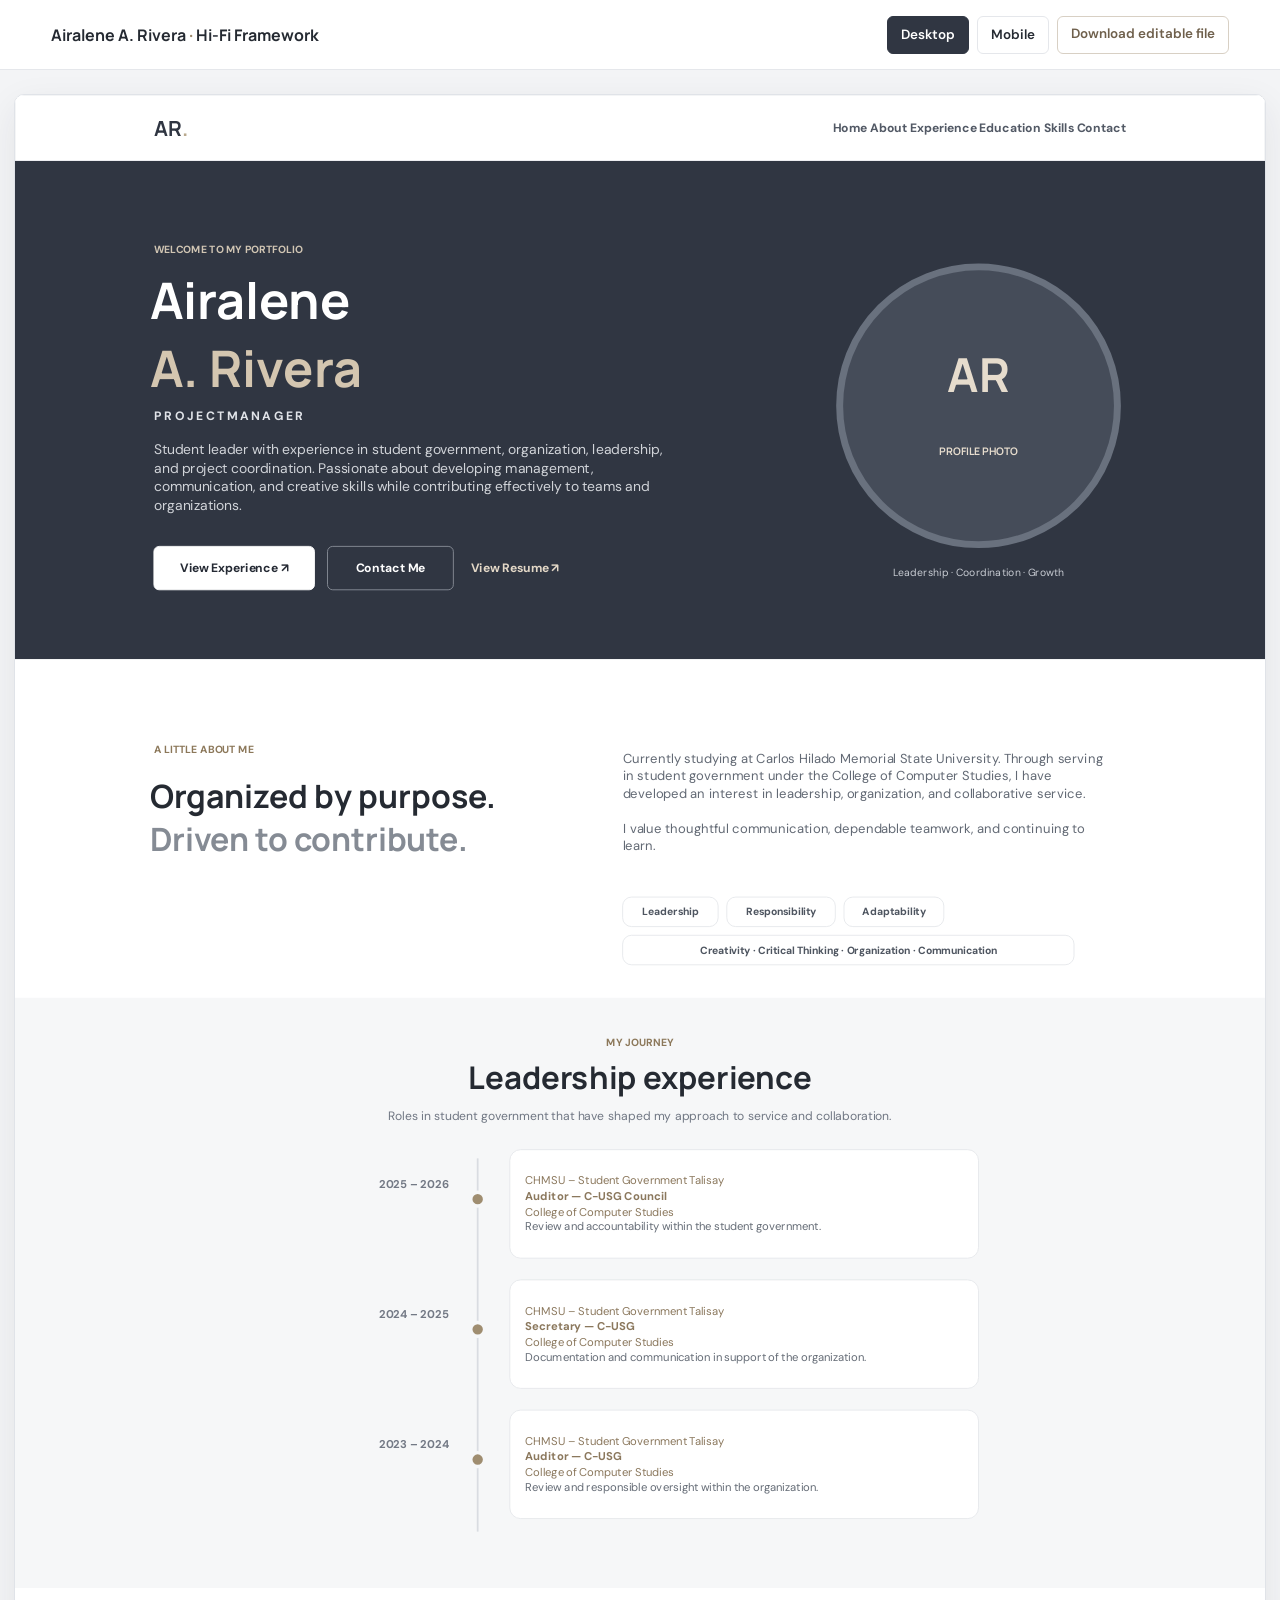
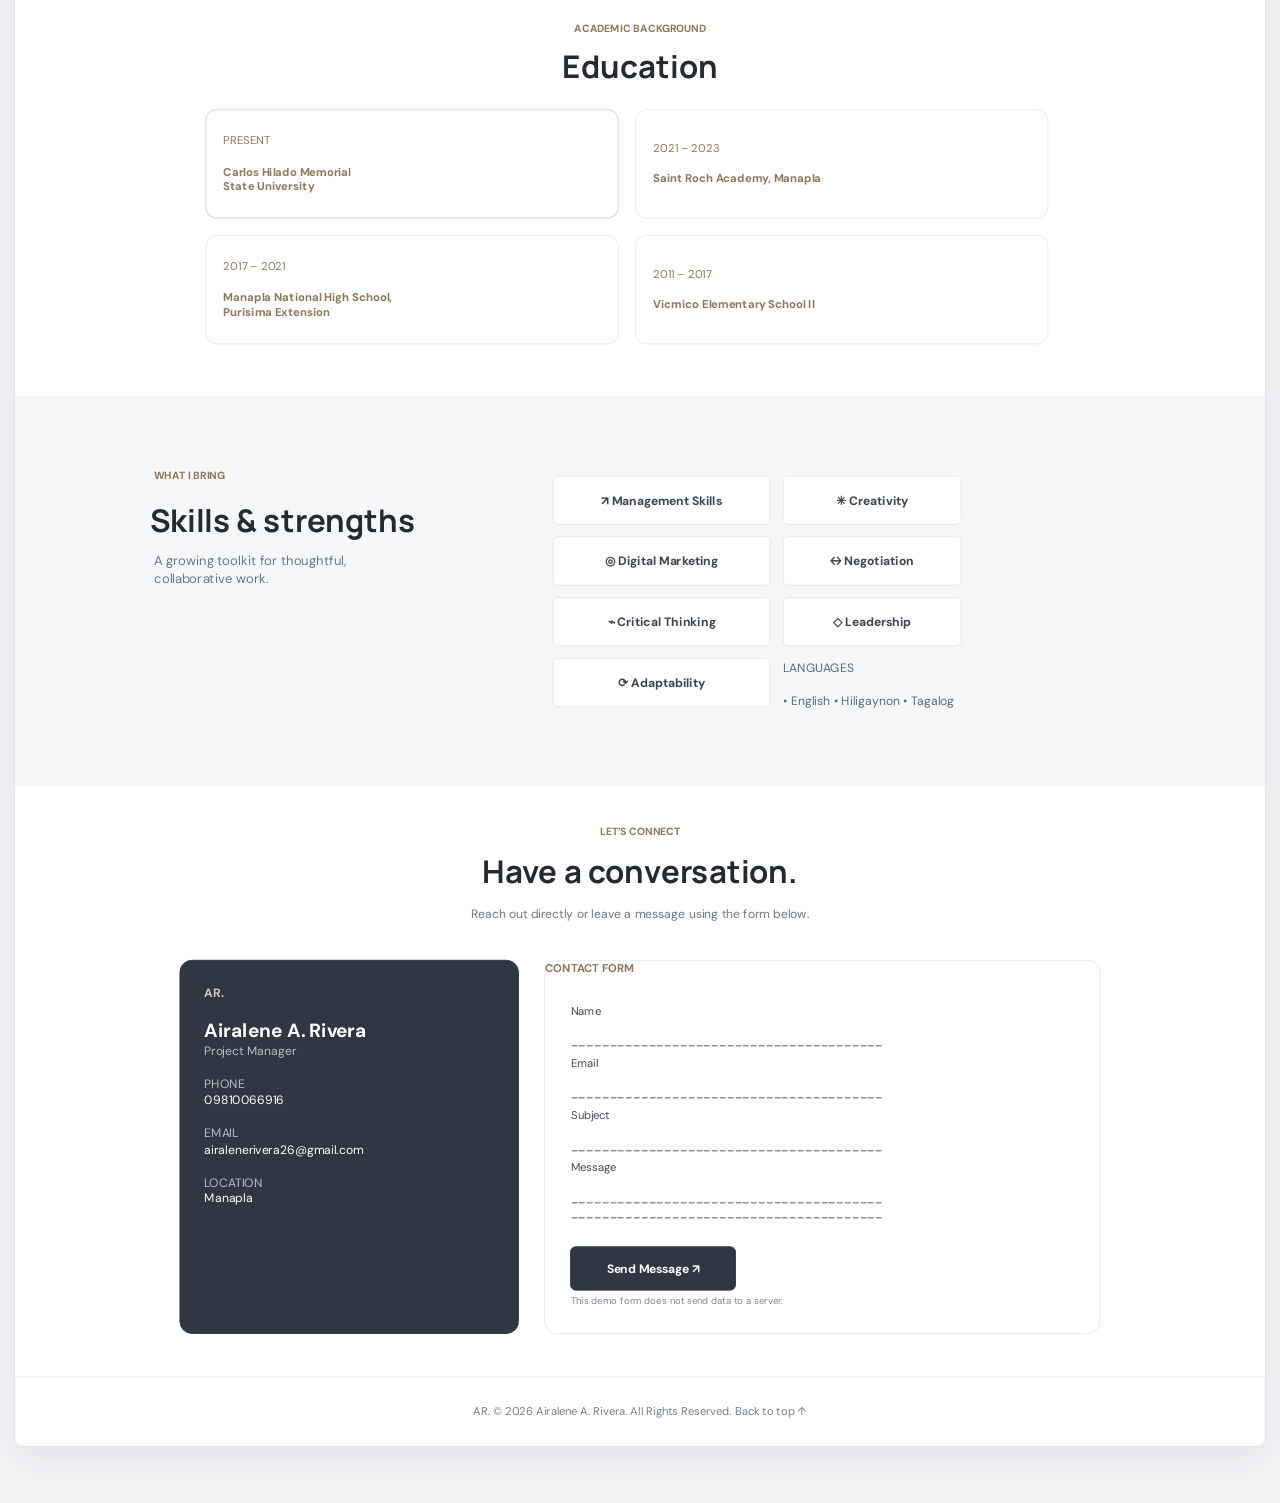
<file: portfolio-hifi-framework-view.html>
<!doctype html>
<html lang="en">
<head>
  <meta charset="utf-8">
  <meta name="viewport" content="width=device-width, initial-scale=1">
  <meta name="theme-color" content="#303642">
  <meta name="description" content="Browser preview of Airalene A. Rivera's desktop and mobile Hi-Fi portfolio framework.">
  <title>Portfolio Hi-Fi Framework | Airalene A. Rivera</title>
  <link rel="preconnect" href="https://fonts.googleapis.com">
  <link rel="preconnect" href="https://fonts.gstatic.com" crossorigin>
  <link href="https://fonts.googleapis.com/css2?family=DM+Sans:wght@400;500;600;700&family=Manrope:wght@400;500;600;700;800&display=swap" rel="stylesheet">
  <style>
    :root {
      color-scheme: light;
      --navy: #303642;
      --ink: #252a32;
      --muted: #707783;
      --line: #e5e7eb;
      --paper: #f3f4f6;
      --accent: #9b8768;
    }
    * { box-sizing: border-box; }
    body { margin: 0; color: var(--ink); background: var(--paper); font-family: "DM Sans", sans-serif; }
    .topbar {
      position: sticky;
      z-index: 2;
      top: 0;
      display: flex;
      min-height: 70px;
      align-items: center;
      justify-content: space-between;
      gap: 18px;
      padding: 10px clamp(16px, 4vw, 52px);
      border-bottom: 1px solid var(--line);
      background: rgba(255,255,255,.96);
      backdrop-filter: blur(12px);
    }
    h1 { margin: 0; font: 700 1rem Manrope, sans-serif; }
    h1 span { color: var(--accent); }
    .controls { display: flex; flex-wrap: wrap; gap: 8px; }
    .controls button, .download {
      min-height: 38px;
      padding: 8px 13px;
      border: 1px solid var(--line);
      border-radius: 6px;
      background: white;
      color: var(--ink);
      cursor: pointer;
      font: 600 .84rem "DM Sans", sans-serif;
      text-decoration: none;
    }
    .controls button[aria-pressed="true"] { border-color: var(--navy); background: var(--navy); color: white; }
    .download { border-color: #d8d0c4; color: #6f604c; }
    main { padding: 24px 14px 56px; }
    .canvas {
      width: min(100%, 1500px);
      margin: 0 auto;
      overflow: auto;
      border: 1px solid #e0e3e8;
      border-radius: 10px;
      background: white;
      box-shadow: 0 12px 36px rgba(37,42,52,.08);
    }
    svg { display: block; width: 100%; height: auto; background: white; }
    #status { padding: 40px 20px; color: var(--muted); text-align: center; }
    #status[hidden] { display: none; }
    @media (max-width: 650px) {
      .topbar { align-items: flex-start; flex-direction: column; gap: 8px; padding-block: 12px; }
      .controls { width: 100%; }
      .controls button { flex: 1; }
      main { padding: 12px 8px 32px; }
      .canvas { border-radius: 6px; }
    }
  </style>
</head>
<body>
  <header class="topbar">
    <h1>Airalene A. Rivera <span>·</span> Hi-Fi Framework</h1>
    <nav class="controls" aria-label="Framework preview controls">
      <button type="button" data-page="0" aria-pressed="true">Desktop</button>
      <button type="button" data-page="1" aria-pressed="false">Mobile</button>
      <a class="download" href="portfolio-hifi-framework-clean.drawio" download>Download editable file</a>
    </nav>
  </header>
  <main>
    <div class="canvas">
      <div id="status" role="status">Loading the framework preview…</div>
      <svg id="diagram" xmlns="http://www.w3.org/2000/svg" xmlns:xhtml="http://www.w3.org/1999/xhtml" role="img" aria-label="Desktop Hi-Fi framework preview" hidden></svg>
    </div>
  </main>
  <script>
    "use strict";

    const status = document.querySelector("#status");
    const svg = document.querySelector("#diagram");
    const pageButtons = [...document.querySelectorAll("[data-page]")];
    let pages = [];
    let activePage = 0;

    function styleMap(styleText) {
      return Object.fromEntries(styleText.split(";").filter(Boolean).map((part) => {
        const separator = part.indexOf("=");
        return separator < 0 ? [part, "1"] : [part.slice(0, separator), part.slice(separator + 1)];
      }));
    }

    function safeMarkup(value) {
      const parsed = new DOMParser().parseFromString(`<body>${value}</body>`, "text/html");
      const allowed = new Set(["BR", "B", "STRONG", "EM", "FONT"]);
      const clean = (node) => {
        if (node.nodeType === Node.TEXT_NODE) return node.textContent;
        if (node.nodeType !== Node.ELEMENT_NODE || !allowed.has(node.tagName)) {
          return [...node.childNodes].map(clean).join("");
        }
        if (node.tagName === "BR") return "<br>";
        if (node.tagName === "FONT") {
          const color = /^#[0-9a-f]{3,8}$/i.test(node.getAttribute("color") || "") ? node.getAttribute("color") : "";
          const size = /^\d+(?:\.\d+)?px$/.test(node.style.fontSize) ? node.style.fontSize : "";
          const style = [color && `color:${color}`, size && `font-size:${size}`].filter(Boolean).join(";");
          return `<span${style ? ` style="${style}"` : ""}>${[...node.childNodes].map(clean).join("")}</span>`;
        }
        const tag = node.tagName.toLowerCase();
        return `<${tag}>${[...node.childNodes].map(clean).join("")}</${tag}>`;
      };
      return [...parsed.body.childNodes].map(clean).join("");
    }

    function renderPage(index) {
      const page = pages[index];
      const model = page.querySelector("mxGraphModel");
      const width = Number(model.getAttribute("pageWidth"));
      const height = Number(model.getAttribute("pageHeight"));
      svg.replaceChildren();
      svg.setAttribute("viewBox", `0 0 ${width} ${height}`);
      svg.setAttribute("aria-label", `${page.getAttribute("name")} framework preview`);
      svg.style.aspectRatio = `${width} / ${height}`;

      const cells = [...page.querySelectorAll("mxCell[vertex='1']")];
      for (const cell of cells) {
        const geometry = cell.querySelector(":scope > mxGeometry");
        if (!geometry) continue;
        const x = Number(geometry.getAttribute("x") || 0);
        const y = Number(geometry.getAttribute("y") || 0);
        const w = Number(geometry.getAttribute("width") || 0);
        const h = Number(geometry.getAttribute("height") || 0);
        if (!w || !h) continue;

        const style = styleMap(cell.getAttribute("style") || "");
        const fill = style.fillColor || "none";
        const stroke = style.strokeColor || "none";
        const group = document.createElementNS("http://www.w3.org/2000/svg", "g");
        group.setAttribute("data-cell", cell.getAttribute("id") || "");

        if (fill !== "none" || stroke !== "none") {
          const shape = document.createElementNS("http://www.w3.org/2000/svg", style.ellipse === "1" ? "ellipse" : "rect");
          if (style.ellipse === "1") {
            shape.setAttribute("cx", String(x + w / 2));
            shape.setAttribute("cy", String(y + h / 2));
            shape.setAttribute("rx", String(w / 2));
            shape.setAttribute("ry", String(h / 2));
          } else {
            shape.setAttribute("x", String(x));
            shape.setAttribute("y", String(y));
            shape.setAttribute("width", String(w));
            shape.setAttribute("height", String(h));
            if (style.rounded === "1") shape.setAttribute("rx", String(Math.min(14, Number(style.arcSize || 0) * Math.min(w, h) / 100 || 6)));
          }
          shape.setAttribute("fill", fill);
          shape.setAttribute("stroke", stroke);
          shape.setAttribute("stroke-width", style.strokeWidth || "1");
          group.append(shape);
        }

        const value = cell.getAttribute("value") || "";
        if (value) {
          const foreign = document.createElementNS("http://www.w3.org/2000/svg", "foreignObject");
          foreign.setAttribute("x", String(x));
          foreign.setAttribute("y", String(y));
          foreign.setAttribute("width", String(w));
          foreign.setAttribute("height", String(h));
          const label = document.createElementNS("http://www.w3.org/1999/xhtml", "div");
          const padding = Number(style.spacing || 0);
          label.setAttribute("style", [
            "width:100%", "height:100%", "box-sizing:border-box", "display:flex", "flex-direction:column",
            `align-items:${style.align === "center" ? "center" : style.align === "right" ? "flex-end" : "flex-start"}`,
            `justify-content:${style.verticalAlign === "top" ? "flex-start" : style.verticalAlign === "bottom" ? "flex-end" : "center"}`,
            `text-align:${style.align || "left"}`, `padding:${padding}px`,
            `font-family:${style.fontFamily || "Arial"},sans-serif`,
            `font-size:${style.fontSize || 14}px`,
            `font-weight:${(Number(style.fontStyle || 0) & 1) ? "700" : "400"}`,
            `font-style:${(Number(style.fontStyle || 0) & 2) ? "italic" : "normal"}`,
            `color:${style.fontColor || "#252a32"}`, "line-height:1.35", "overflow:hidden"
          ].join(";"));
          const content = document.createElementNS("http://www.w3.org/1999/xhtml", "div");
          content.style.width = "100%";
          content.innerHTML = safeMarkup(value);
          label.append(content);
          foreign.append(label);
          group.append(foreign);
        }
        svg.append(group);
      }
      svg.hidden = false;
      status.hidden = true;
      pageButtons.forEach((button) => button.setAttribute("aria-pressed", String(Number(button.dataset.page) === index)));
    }

    async function init() {
      try {
        const response = await fetch("./portfolio-hifi-framework-clean.drawio");
        if (!response.ok) throw new Error(`Framework file returned HTTP ${response.status}.`);
        const xml = new DOMParser().parseFromString(await response.text(), "application/xml");
        if (xml.querySelector("parsererror")) throw new Error("The framework file is not valid draw.io XML.");
        pages = [...xml.querySelectorAll("mxfile > diagram")];
        if (pages.length === 0) throw new Error("No framework pages were found.");
        renderPage(activePage);
      } catch (error) {
        status.textContent = `${error.message} Keep the localhost server running and refresh this page.`;
      }
    }

    pageButtons.forEach((button) => button.addEventListener("click", () => {
      const index = Number(button.dataset.page);
      if (pages[index]) {
        activePage = index;
        renderPage(index);
      }
    }));
    init();
  </script>
</body>
</html>
</file>
